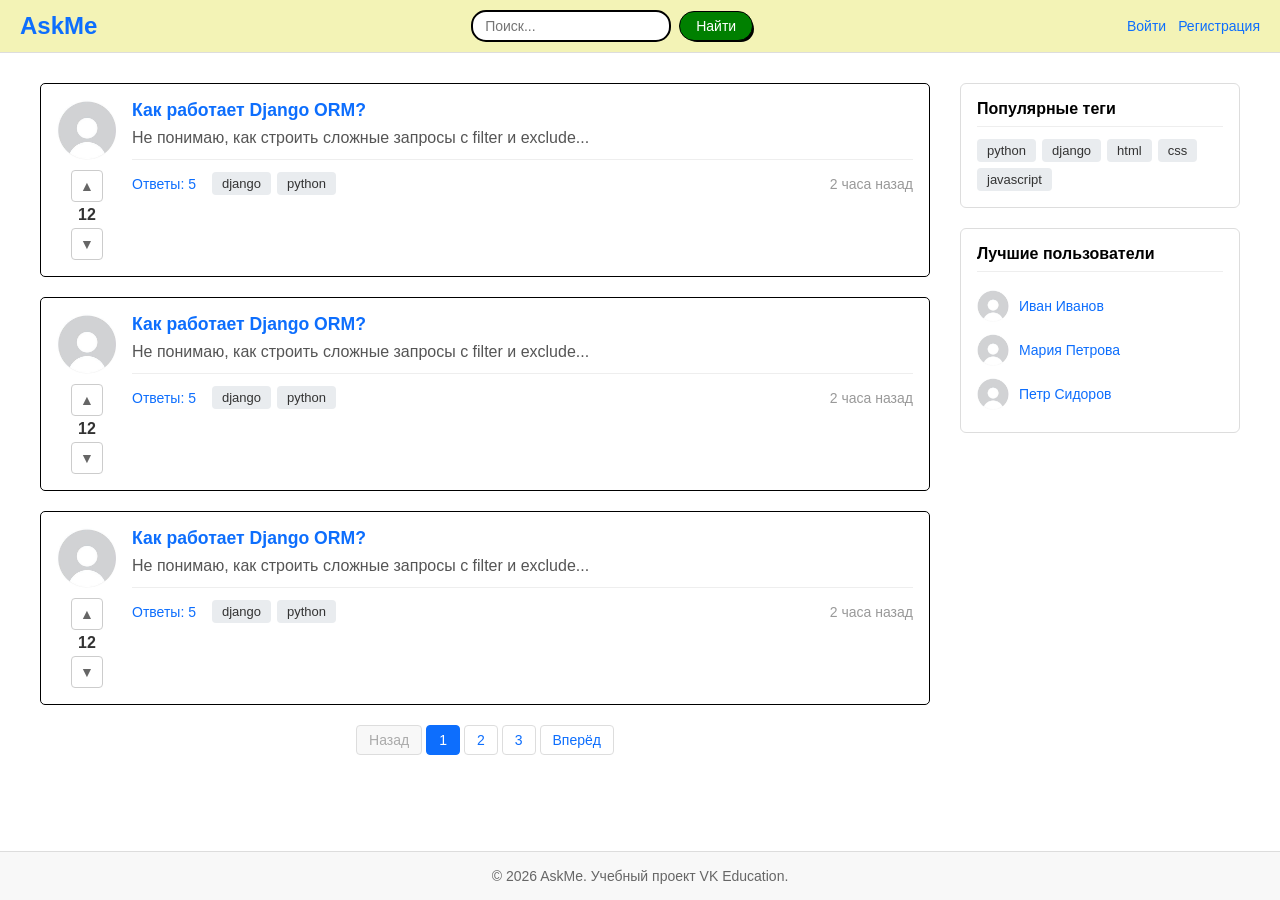
<file: public/index.html>
<!DOCTYPE html>
<html lang="ru">

<head>
    <meta charset="UTF-8">
    <title>AskMe - главная</title>
    <link rel="stylesheet" href="static/css/base.css">
    <link rel="stylesheet" href="static/css/index.css">
</head>

<body>
    <header class="header">

        <div class="logo">
            <a href="index.html">AskMe</a>
        </div>

        <div class="search">
            <form class="search-form">
                <input type="search" class="search-input" placeholder="Поиск...">
                <button type="submit">Найти</button>
            </form>
        </div>

        <div class="user-block">
            <a href="login.html">Войти</a>
            <a href="signup.html">Регистрация</a>
        </div>

    </header>

    <main class="main">
        <div class="container">
            <div class="row">

                <div class="content">

                    <div class="content-question">
                        <div class="content-question-side">
                            <img src="static/img/avatar.png" alt="avatar" class="content-question-avatar">
                            <div class="vote">
                                <button type="button" class="vote-btn vote-up">▲</button>
                                <span class="vote-count">12</span>
                                <button type="button" class="vote-btn vote-down">▼</button>
                            </div>
                        </div>
                        <div class="content-question-right">
                            <div class="content-question-body">
                                <a href="question.html" class="question-title">Как работает Django ORM?</a>
                                <p>Не понимаю, как строить сложные запросы с filter и exclude...</p>
                            </div>
                            <div class="content-question-footer">
                                <a href="question.html" class="answers-count">Ответы: 5</a>
                                <div class="question-tags">
                                    <a href="#" class="tag">django</a>
                                    <a href="#" class="tag">python</a>
                                </div>
                                <span class="question-time">2 часа назад</span>
                            </div>
                        </div>
                    </div>
                    <div class="content-question">
                        <div class="content-question-side">
                            <img src="static/img/avatar.png" alt="avatar" class="content-question-avatar">
                            <div class="vote">
                                <button type="button" class="vote-btn vote-up">▲</button>
                                <span class="vote-count">12</span>
                                <button type="button" class="vote-btn vote-down">▼</button>
                            </div>
                        </div>
                        <div class="content-question-right">
                            <div class="content-question-body">
                                <a href="question.html" class="question-title">Как работает Django ORM?</a>
                                <p>Не понимаю, как строить сложные запросы с filter и exclude...</p>
                            </div>
                            <div class="content-question-footer">
                                <a href="question.html" class="answers-count">Ответы: 5</a>
                                <div class="question-tags">
                                    <a href="#" class="tag">django</a>
                                    <a href="#" class="tag">python</a>
                                </div>
                                <span class="question-time">2 часа назад</span>
                            </div>
                        </div>
                    </div>

                    <div class="content-question">
                        <div class="content-question-side">
                            <img src="static/img/avatar.png" alt="avatar" class="content-question-avatar">
                            <div class="vote">
                                <button type="button" class="vote-btn vote-up">▲</button>
                                <span class="vote-count">12</span>
                                <button type="button" class="vote-btn vote-down">▼</button>
                            </div>
                        </div>
                        <div class="content-question-right">
                            <div class="content-question-body">
                                <a href="question.html" class="question-title">Как работает Django ORM?</a>
                                <p>Не понимаю, как строить сложные запросы с filter и exclude...</p>
                            </div>
                            <div class="content-question-footer">
                                <a href="question.html" class="answers-count">Ответы: 5</a>
                                <div class="question-tags">
                                    <a href="#" class="tag">django</a>
                                    <a href="#" class="tag">python</a>
                                </div>
                                <span class="question-time">2 часа назад</span>
                            </div>
                        </div>
                    </div>

                    <nav class="pagination">
                        <a href="#" class="page-link disabled">Назад</a>
                        <a href="#" class="page-link active">1</a>
                        <a href="#" class="page-link">2</a>
                        <a href="#" class="page-link">3</a>
                        <a href="#" class="page-link">Вперёд</a>
                    </nav>

                </div>

                <aside class="sidebar">

                    <div class="widget">
                        <h2 class="widget-title">Популярные теги</h2>
                        <div class="tags">
                            <a href="#" class="tag">python</a>
                            <a href="#" class="tag">django</a>
                            <a href="#" class="tag">html</a>
                            <a href="#" class="tag">css</a>
                            <a href="#" class="tag">javascript</a>
                        </div>
                    </div>

                    <div class="widget">
                        <h2 class="widget-title">Лучшие пользователи</h2>
                        <ul class="members">
                            <li class="member">
                                <img src="static/img/avatar.png" alt="avatar" class="member-avatar">
                                <a href="profile.html">Иван Иванов</a>
                            </li>
                            <li class="member">
                                <img src="static/img/avatar.png" alt="avatar" class="member-avatar">
                                <a href="profile.html">Мария Петрова</a>
                            </li>
                            <li class="member">
                                <img src="static/img/avatar.png" alt="avatar" class="member-avatar">
                                <a href="profile.html">Петр Сидоров</a>
                            </li>
                        </ul>
                    </div>

                </aside>

            </div>
        </div>
    </main>

    <footer class="footer">
        <div class="container">
            <p>© 2026 AskMe. Учебный проект VK Education.</p>
        </div>
    </footer>

</body>

</html>
</file>
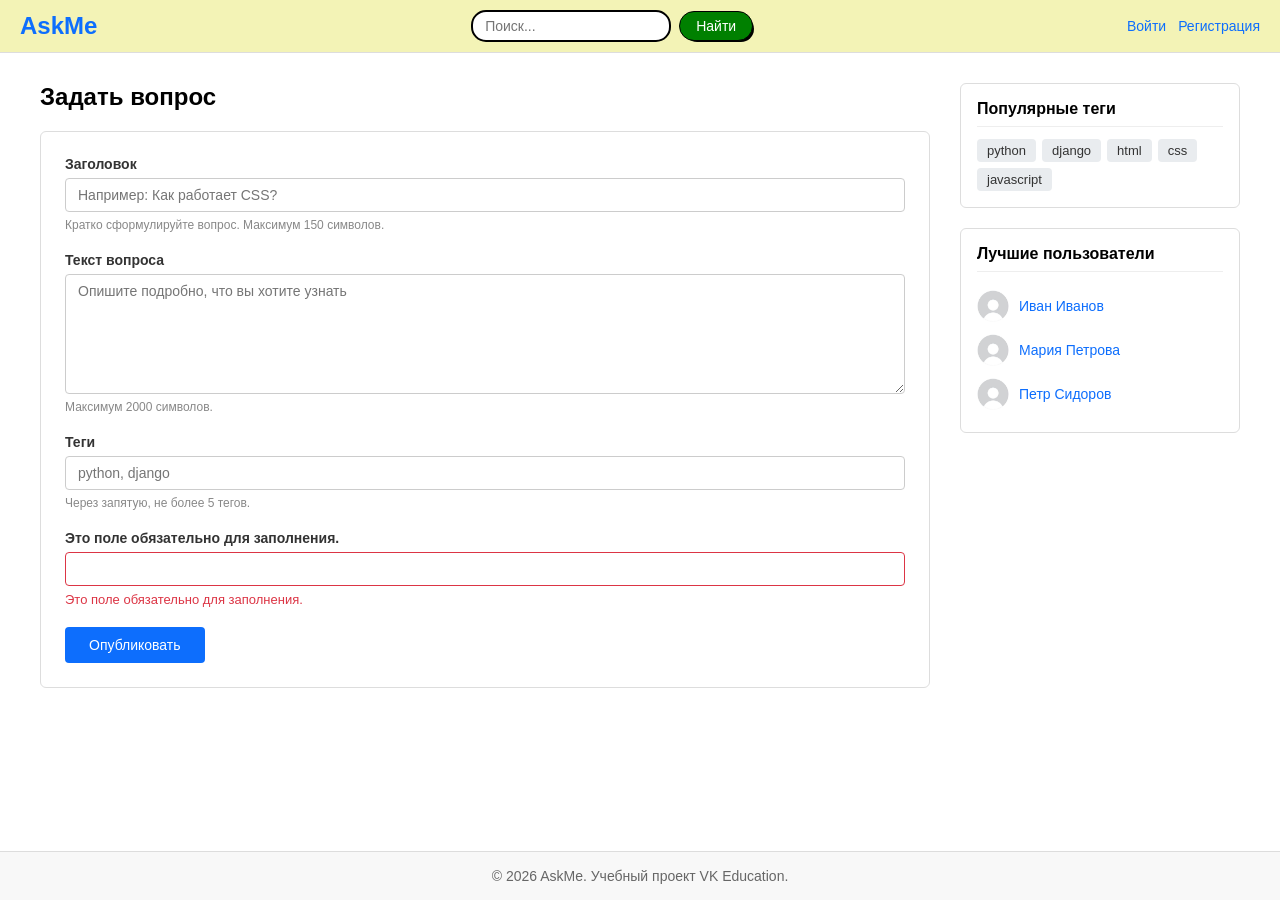
<file: public/ask.html>
<!DOCTYPE html>
<html lang="ru">

<head>
    <meta charset="UTF-8">
    <title>AskMe</title>
    <link rel="stylesheet" href="static/css/base.css">
    <link rel="stylesheet" href="static/css/ask.css">
</head>

<body>

    <header class="header">

        <div class="logo">
            <a href="index.html">AskMe</a>
        </div>

        <div class="search">
            <form class="search-form">
                <input type="search" class="search-input" placeholder="Поиск...">
                <button type="submit">Найти</button>
            </form>
        </div>


        <div class="user-block">
            <a href="login.html">Войти</a>
            <a href="signup.html">Регистрация</a>
        </div>

        <!--
        <div class="user-block">
            <a href="ask.html" class="btn-ask">Задать вопрос</a>
            <img src="static/img/avatar.png" alt="avatar" class="profile-avatar">
            <a href="profile.html">settings</a>
            <a href="index.html">log out</a>
        </div>
        -->

    </header>

    <main class="main">
        <div class="container">
            <div class="row">

                <div class="content">
                    <h2 class="page-title">Задать вопрос</h2>

                    <form class="content-ask-form">
                        <div class="form-group">
                            <label for="title">Заголовок</label>
                            <input
                                type="text"
                                id="title"
                                class="title-input"
                                placeholder="Например: Как работает CSS?"
                                maxlength="150">
                            <div class="form-text">Кратко сформулируйте вопрос. Максимум 150 символов.</div>
                        </div>

                        <div class="form-group">
                            <label for="text">Текст вопроса</label>
                            <textarea
                                id="text"
                                class="text-input"
                                rows="6"
                                placeholder="Опишите подробно, что вы хотите узнать"
                                maxlength="2000"></textarea>
                            <div class="form-text">Максимум 2000 символов.</div>
                        </div>

                        <div class="form-group">
                            <label for="tags">Теги</label>
                            <input
                                type="text"
                                id="tags"
                                class="tags-input"
                                placeholder="python, django"
                                maxlength="100">
                            <div class="form-text">Через запятую, не более 5 тегов.</div>
                        </div>

                        <div class="form-group has-error">
                            <label for="title-err">Это поле обязательно для заполнения.</label>
                            <input type="text" id="title-err" class="title-input" value="">
                            <div class="field-error">Это поле обязательно для заполнения.</div>
                        </div>

                        <button type="submit" class="btn-submit">Опубликовать</button>

                    </form>
                </div>

                <aside class="sidebar">

                    <div class="widget">
                        <h2 class="widget-title">Популярные теги</h2>
                        <div class="tags">
                            <a href="#" class="tag">python</a>
                            <a href="#" class="tag">django</a>
                            <a href="#" class="tag">html</a>
                            <a href="#" class="tag">css</a>
                            <a href="#" class="tag">javascript</a>
                        </div>
                    </div>

                    <div class="widget">
                        <h2 class="widget-title">Лучшие пользователи</h2>
                        <ul class="members">
                            <li class="member">
                                <img src="static/img/avatar.png" alt="avatar" class="member-avatar">
                                <a href="profile.html">Иван Иванов</a>
                            </li>
                            <li class="member">
                                <img src="static/img/avatar.png" alt="avatar" class="member-avatar">
                                <a href="profile.html">Мария Петрова</a>
                            </li>
                            <li class="member">
                                <img src="static/img/avatar.png" alt="avatar" class="member-avatar">
                                <a href="profile.html">Петр Сидоров</a>
                            </li>
                        </ul>
                    </div>

                </aside>

            </div>
        </div>
    </main>

    <footer class="footer">
        <div class="container">
            <p>© 2026 AskMe. Учебный проект VK Education.</p>
        </div>
    </footer>

</body>

</html>
</file>
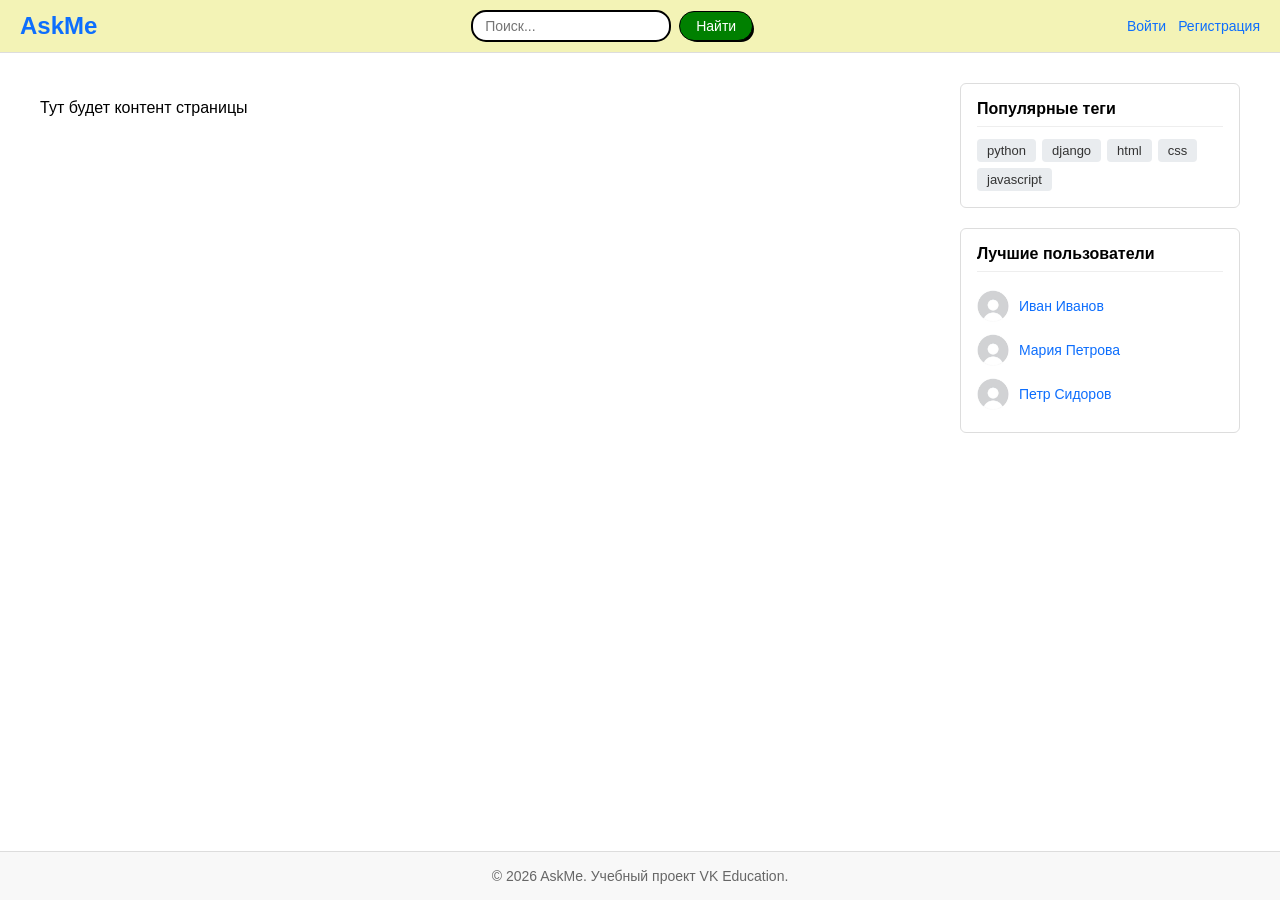
<file: public/base.html>
<!DOCTYPE html>
<html lang="ru">

<head>
    <meta charset="UTF-8">
    <title>AskMe</title>
    <link rel="stylesheet" href="static/css/base.css">
</head>

<body>

    <header class="header">

        <div class="logo">
            <a href="index.html">AskMe</a>
        </div>

        <div class="search">
            <form class="search-form">
                <input type="search" class="search-input" placeholder="Поиск...">
                <button type="submit">Найти</button>
            </form>
        </div>


        <div class="user-block">
            <a href="login.html">Войти</a>
            <a href="signup.html">Регистрация</a>
        </div>

        <!--
        <div class="user-block">
            <a href="ask.html" class="btn-ask">Задать вопрос</a>
            <img src="static/img/avatar.png" alt="avatar" class="profile-avatar">
            <a href="profile.html">settings</a>
            <a href="index.html">log out</a>
        </div>
        -->

    </header>

    <main class="main">
        <div class="container">
            <div class="row">

                <div class="content">
                    <p>Тут будет контент страницы</p>
                </div>

                <aside class="sidebar">

                    <div class="widget">
                        <h2 class="widget-title">Популярные теги</h2>
                        <div class="tags">
                            <a href="#" class="tag">python</a>
                            <a href="#" class="tag">django</a>
                            <a href="#" class="tag">html</a>
                            <a href="#" class="tag">css</a>
                            <a href="#" class="tag">javascript</a>
                        </div>
                    </div>

                    <div class="widget">
                        <h2 class="widget-title">Лучшие пользователи</h2>
                        <ul class="members">
                            <li class="member">
                                <img src="static/img/avatar.png" alt="avatar" class="member-avatar">
                                <a href="profile.html">Иван Иванов</a>
                            </li>
                            <li class="member">
                                <img src="static/img/avatar.png" alt="avatar" class="member-avatar">
                                <a href="profile.html">Мария Петрова</a>
                            </li>
                            <li class="member">
                                <img src="static/img/avatar.png" alt="avatar" class="member-avatar">
                                <a href="profile.html">Петр Сидоров</a>
                            </li>
                        </ul>
                    </div>

                </aside>

            </div>
        </div>
    </main>

    <footer class="footer">
        <div class="container">
            <p>© 2026 AskMe. Учебный проект VK Education.</p>
        </div>
    </footer>

</body>

</html>
</file>
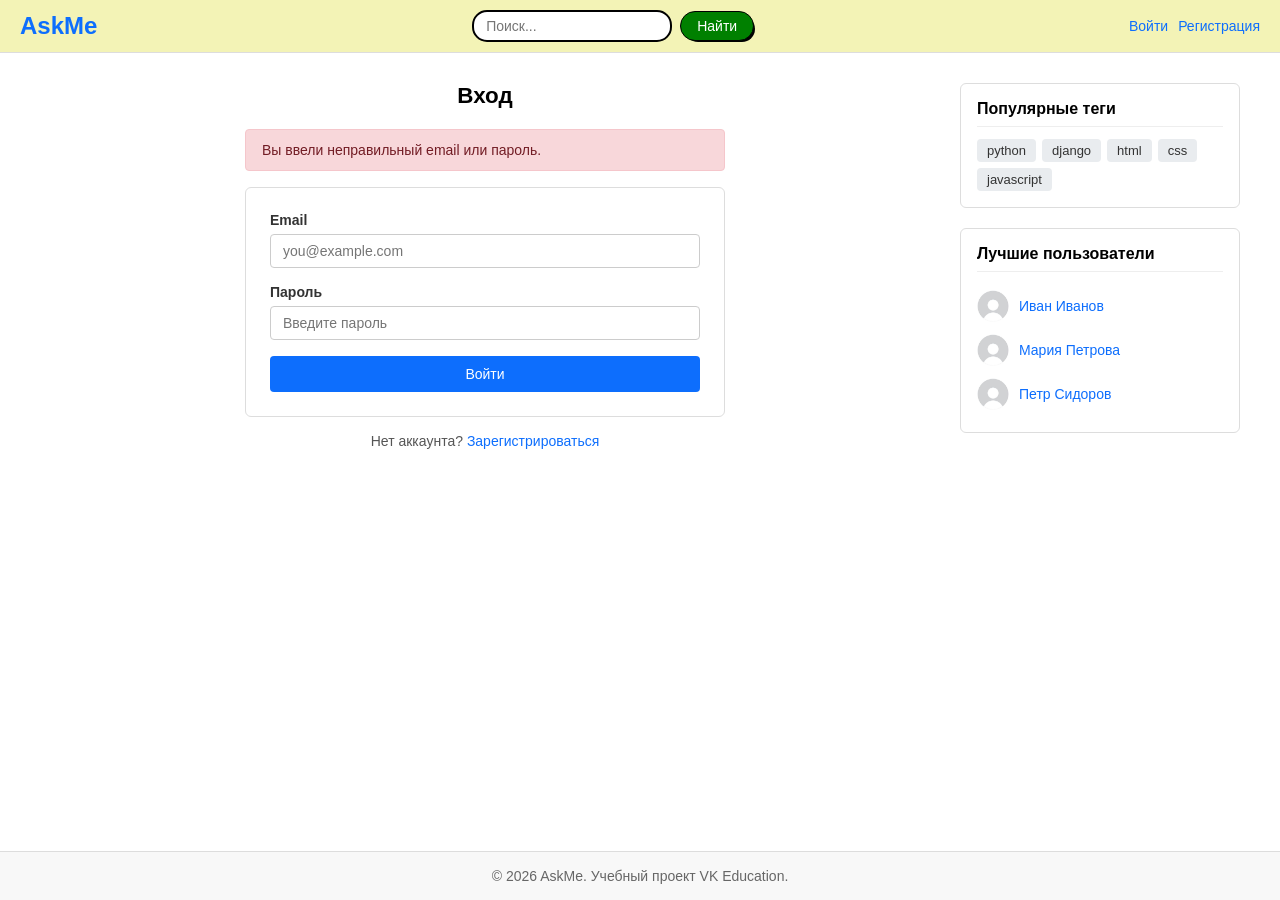
<file: public/login.html>
<!DOCTYPE html>
<html lang="ru">

<head>
    <meta charset="UTF-8">
    <meta name="viewport" content="width=device-width, initial-scale=1.0">
    <title>AskMe - вход</title>
    <link rel="stylesheet" href="static/css/base.css">
    <link rel="stylesheet" href="static/css/forms.css">
</head>

<body>

    <header class="header">

        <div class="logo">
            <a href="index.html">AskMe</a>
        </div>

        <div class="search">
            <form class="search-form">
                <input type="search" class="search-input" placeholder="Поиск...">
                <button type="submit">Найти</button>
            </form>
        </div>

        <div class="user-block">
            <a href="login.html">Войти</a>
            <a href="signup.html">Регистрация</a>
        </div>

    </header>

    <main class="main">
        <div class="container">
            <div class="row">

                <div class="content">
                    <div class="form-wrapper">

                        <h1 class="form-title">Вход</h1>

                        <div class="form-alert">
                            Вы ввели неправильный email или пароль.
                        </div>

                        <form class="form-card">

                            <div class="form-group">
                                <label for="login-email">Email</label>
                                <input type="email" id="login-email" class="form-input"
                                       placeholder="you@example.com">
                            </div>

                            <div class="form-group">
                                <label for="login-password">Пароль</label>
                                <input type="password" id="login-password" class="form-input"
                                       placeholder="Введите пароль">
                            </div>

                            <button type="submit" class="btn-submit">Войти</button>

                        </form>

                        <p class="form-footer-link">
                            Нет аккаунта? <a href="signup.html">Зарегистрироваться</a>
                        </p>

                    </div>
                </div>

                <aside class="sidebar">

                    <div class="widget">
                        <h2 class="widget-title">Популярные теги</h2>
                        <div class="tags">
                            <a href="#" class="tag">python</a>
                            <a href="#" class="tag">django</a>
                            <a href="#" class="tag">html</a>
                            <a href="#" class="tag">css</a>
                            <a href="#" class="tag">javascript</a>
                        </div>
                    </div>

                    <div class="widget">
                        <h2 class="widget-title">Лучшие пользователи</h2>
                        <ul class="members">
                            <li class="member">
                                <img src="static/img/avatar.png" alt="avatar" class="member-avatar">
                                <a href="profile.html">Иван Иванов</a>
                            </li>
                            <li class="member">
                                <img src="static/img/avatar.png" alt="avatar" class="member-avatar">
                                <a href="profile.html">Мария Петрова</a>
                            </li>
                            <li class="member">
                                <img src="static/img/avatar.png" alt="avatar" class="member-avatar">
                                <a href="profile.html">Петр Сидоров</a>
                            </li>
                        </ul>
                    </div>

                </aside>

            </div>
        </div>
    </main>

    <footer class="footer">
        <div class="container">
            <p>© 2026 AskMe. Учебный проект VK Education.</p>
        </div>
    </footer>

</body>

</html>
</file>
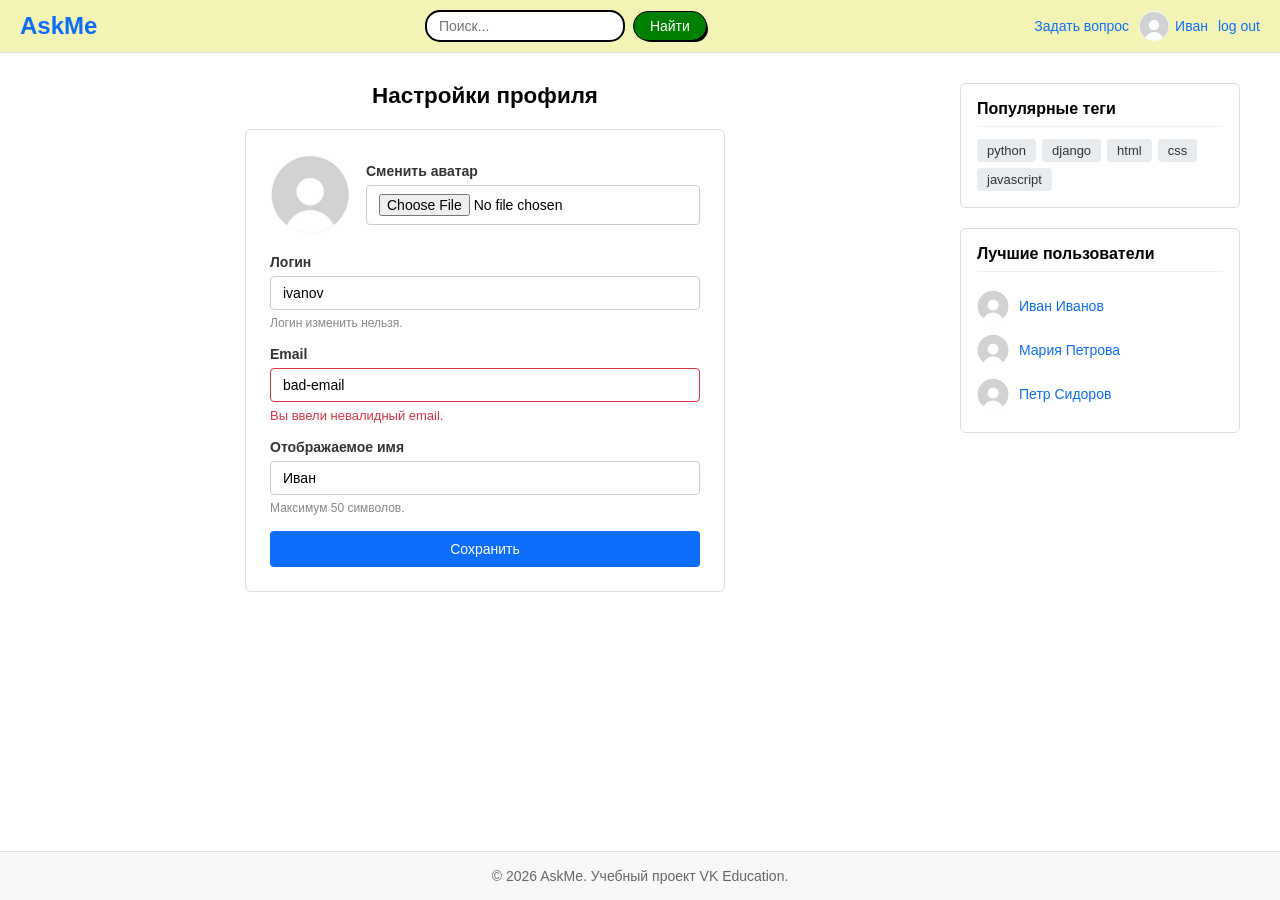
<file: public/profile.html>
<!DOCTYPE html>
<html lang="ru">

<head>
    <meta charset="UTF-8">
    <meta name="viewport" content="width=device-width, initial-scale=1.0">
    <title>AskMe — профиль</title>
    <link rel="stylesheet" href="static/css/base.css">
    <link rel="stylesheet" href="static/css/forms.css">
</head>

<body>

    <header class="header">

        <div class="logo">
            <a href="index.html">AskMe</a>
        </div>

        <div class="search">
            <form class="search-form">
                <input type="search" class="search-input" placeholder="Поиск...">
                <button type="submit">Найти</button>
            </form>
        </div>

        <div class="user-block">
            <a href="ask.html" class="btn-ask">Задать вопрос</a>
            <a href="profile.html" class="user-profile-link">
                <img src="static/img/avatar.png" alt="avatar" class="profile-avatar">
                <span>Иван</span>
            </a>
            <a href="index.html">log out</a>
        </div>

    </header>

    <main class="main">
        <div class="container">
            <div class="row">

                <div class="content">
                    <div class="form-wrapper">

                        <h1 class="form-title">Настройки профиля</h1>

                        <form class="form-card">

                            <div class="avatar-block">
                                <img src="static/img/avatar.png" alt="avatar" class="avatar-preview">
                                <div class="form-group" style="flex: 1; margin: 0;">
                                    <label for="profile-avatar">Сменить аватар</label>
                                    <input type="file" id="profile-avatar" class="form-input" accept="image/*">
                                </div>
                            </div>

                            <div class="form-group">
                                <label for="profile-login">Логин</label>
                                <input type="text" id="profile-login" class="form-input"
                                       value="ivanov" readonly>
                                <div class="form-text">Логин изменить нельзя.</div>
                            </div>

                            <div class="form-group has-error">
                                <label for="profile-email">Email</label>
                                <input type="email" id="profile-email" class="form-input"
                                       value="bad-email">
                                <div class="field-error">Вы ввели невалидный email.</div>
                            </div>

                            <div class="form-group">
                                <label for="profile-nick">Отображаемое имя</label>
                                <input type="text" id="profile-nick" class="form-input"
                                       value="Иван">
                                <div class="form-text">Максимум 50 символов.</div>
                            </div>

                            <button type="submit" class="btn-submit">Сохранить</button>

                        </form>

                    </div>
                </div>

                <aside class="sidebar">

                    <div class="widget">
                        <h2 class="widget-title">Популярные теги</h2>
                        <div class="tags">
                            <a href="#" class="tag">python</a>
                            <a href="#" class="tag">django</a>
                            <a href="#" class="tag">html</a>
                            <a href="#" class="tag">css</a>
                            <a href="#" class="tag">javascript</a>
                        </div>
                    </div>

                    <div class="widget">
                        <h2 class="widget-title">Лучшие пользователи</h2>
                        <ul class="members">
                            <li class="member">
                                <img src="static/img/avatar.png" alt="avatar" class="member-avatar">
                                <a href="profile.html">Иван Иванов</a>
                            </li>
                            <li class="member">
                                <img src="static/img/avatar.png" alt="avatar" class="member-avatar">
                                <a href="profile.html">Мария Петрова</a>
                            </li>
                            <li class="member">
                                <img src="static/img/avatar.png" alt="avatar" class="member-avatar">
                                <a href="profile.html">Петр Сидоров</a>
                            </li>
                        </ul>
                    </div>

                </aside>

            </div>
        </div>
    </main>

    <footer class="footer">
        <div class="container">
            <p>© 2026 AskMe. Учебный проект VK Education.</p>
        </div>
    </footer>

</body>

</html>
</file>
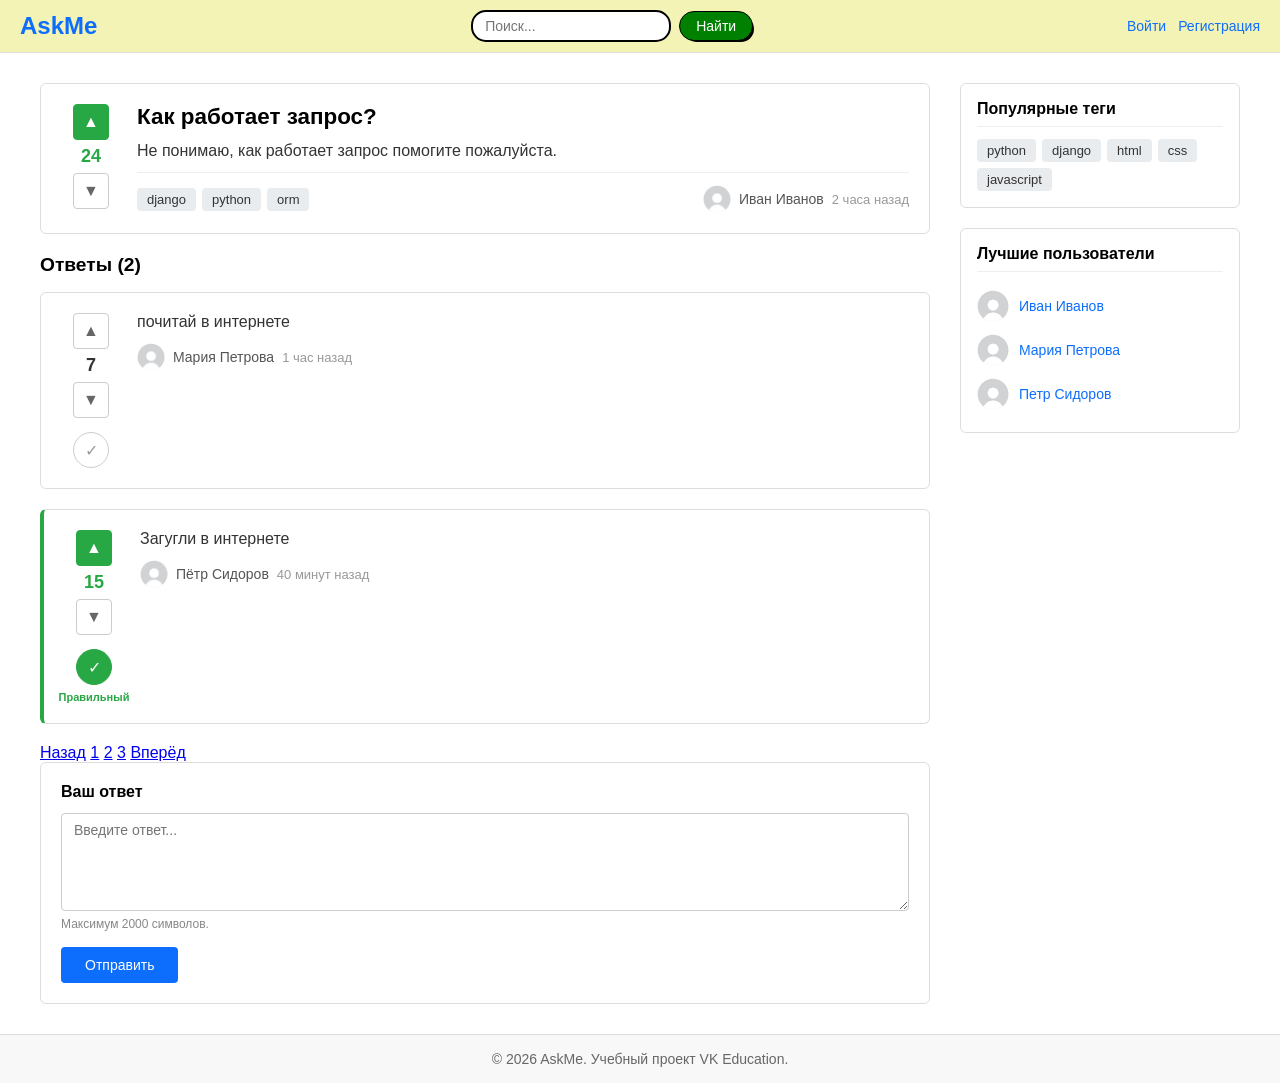
<file: public/question.html>
<!DOCTYPE html>
<html lang="ru">

<head>
    <meta charset="UTF-8">
    <meta name="viewport" content="width=device-width, initial-scale=1.0">
    <title>AskMe — вопрос</title>
    <link rel="stylesheet" href="static/css/base.css">
    <link rel="stylesheet" href="static/css/question.css">
</head>

<body>
    <header class="header">

        <div class="logo">
            <a href="index.html">AskMe</a>
        </div>

        <div class="search">
            <form class="search-form">
                <input type="search" class="search-input" placeholder="Поиск...">
                <button type="submit">Найти</button>
            </form>
        </div>

        <div class="user-block">
            <a href="login.html">Войти</a>
            <a href="signup.html">Регистрация</a>
        </div>

    </header>

    <main class="main">
        <div class="container">
            <div class="row">
                <div class="content">
                    <div class="question-card">

                        <div class="vote-col">
                            <button type="button" class="vote-btn vote-up active">▲</button>
                            <span class="vote-count vote-count-up">24</span>
                            <button type="button" class="vote-btn vote-down">▼</button>
                        </div>

                        <div class="question-main">
                            <h1 class="question-title">Как работает запрос?</h1>
                            <p class="question-text">
                                Не понимаю, как работает запрос помогите пожалуйста.
                            </p>

                            <div class="question-meta">
                                <div class="question-tags">
                                    <a href="#" class="tag">django</a>
                                    <a href="#" class="tag">python</a>
                                    <a href="#" class="tag">orm</a>
                                </div>
                                <div class="question-author">
                                    <img src="static/img/avatar.png" alt="avatar" class="author-avatar">
                                    <span>Иван Иванов</span>
                                    <span class="question-time">2 часа назад</span>
                                </div>
                            </div>
                        </div>

                    </div>

                    <h2 class="answers-title">Ответы (2)</h2>

                    <div class="answer-card">

                        <div class="vote-col">
                            <button type="button" class="vote-btn vote-up">▲</button>
                            <span class="vote-count">7</span>
                            <button type="button" class="vote-btn vote-down">▼</button>
                            <button type="button" class="correct-btn" title="Отметить как правильный">✓</button>
                        </div>

                        <div class="answer-main">
                            <p class="answer-text">
                                почитай в интернете
                            </p>
                            <div class="answer-meta">
                                <img src="static/img/avatar.png" alt="avatar" class="author-avatar">
                                <span>Мария Петрова</span>
                                <span class="question-time">1 час назад</span>
                            </div>
                        </div>

                    </div>

                    <div class="answer-card answer-correct">

                        <div class="vote-col">
                            <button type="button" class="vote-btn vote-up active">▲</button>
                            <span class="vote-count vote-count-up">15</span>
                            <button type="button" class="vote-btn vote-down">▼</button>
                            <button type="button" class="correct-btn active" title="Правильный ответ">✓</button>
                            <span class="correct-label">Правильный</span>
                        </div>

                        <div class="answer-main">
                            <p class="answer-text">
                                Загугли в интернете
                            </p>
                            <div class="answer-meta">
                                <img src="static/img/avatar.png" alt="avatar" class="author-avatar">
                                <span>Пётр Сидоров</span>
                                <span class="question-time">40 минут назад</span>
                            </div>
                        </div>

                    </div>

                    <nav class="pagination">
                        <a href="#" class="page-link disabled">Назад</a>
                        <a href="#" class="page-link active">1</a>
                        <a href="#" class="page-link">2</a>
                        <a href="#" class="page-link">3</a>
                        <a href="#" class="page-link">Вперёд</a>
                    </nav>

                    <div class="answer-form-card">
                        <h3 class="answer-form-title">Ваш ответ</h3>
                        <form>
                            <div class="form-group">
                                <textarea class="text-input" rows="5"
                                          placeholder="Введите ответ..." maxlength="2000"></textarea>
                                <div class="form-text">Максимум 2000 символов.</div>
                            </div>
                            <button type="submit" class="btn-submit">Отправить</button>
                        </form>
                    </div>

                </div>

                <aside class="sidebar">

                    <div class="widget">
                        <h2 class="widget-title">Популярные теги</h2>
                        <div class="tags">
                            <a href="#" class="tag">python</a>
                            <a href="#" class="tag">django</a>
                            <a href="#" class="tag">html</a>
                            <a href="#" class="tag">css</a>
                            <a href="#" class="tag">javascript</a>
                        </div>
                    </div>

                    <div class="widget">
                        <h2 class="widget-title">Лучшие пользователи</h2>
                        <ul class="members">
                            <li class="member">
                                <img src="static/img/avatar.png" alt="avatar" class="member-avatar">
                                <a href="profile.html">Иван Иванов</a>
                            </li>
                            <li class="member">
                                <img src="static/img/avatar.png" alt="avatar" class="member-avatar">
                                <a href="profile.html">Мария Петрова</a>
                            </li>
                            <li class="member">
                                <img src="static/img/avatar.png" alt="avatar" class="member-avatar">
                                <a href="profile.html">Петр Сидоров</a>
                            </li>
                        </ul>
                    </div>

                </aside>

            </div>
        </div>
    </main>

    <footer class="footer">
        <div class="container">
            <p>© 2026 AskMe. Учебный проект VK Education.</p>
        </div>
    </footer>

</body>

</html>
</file>
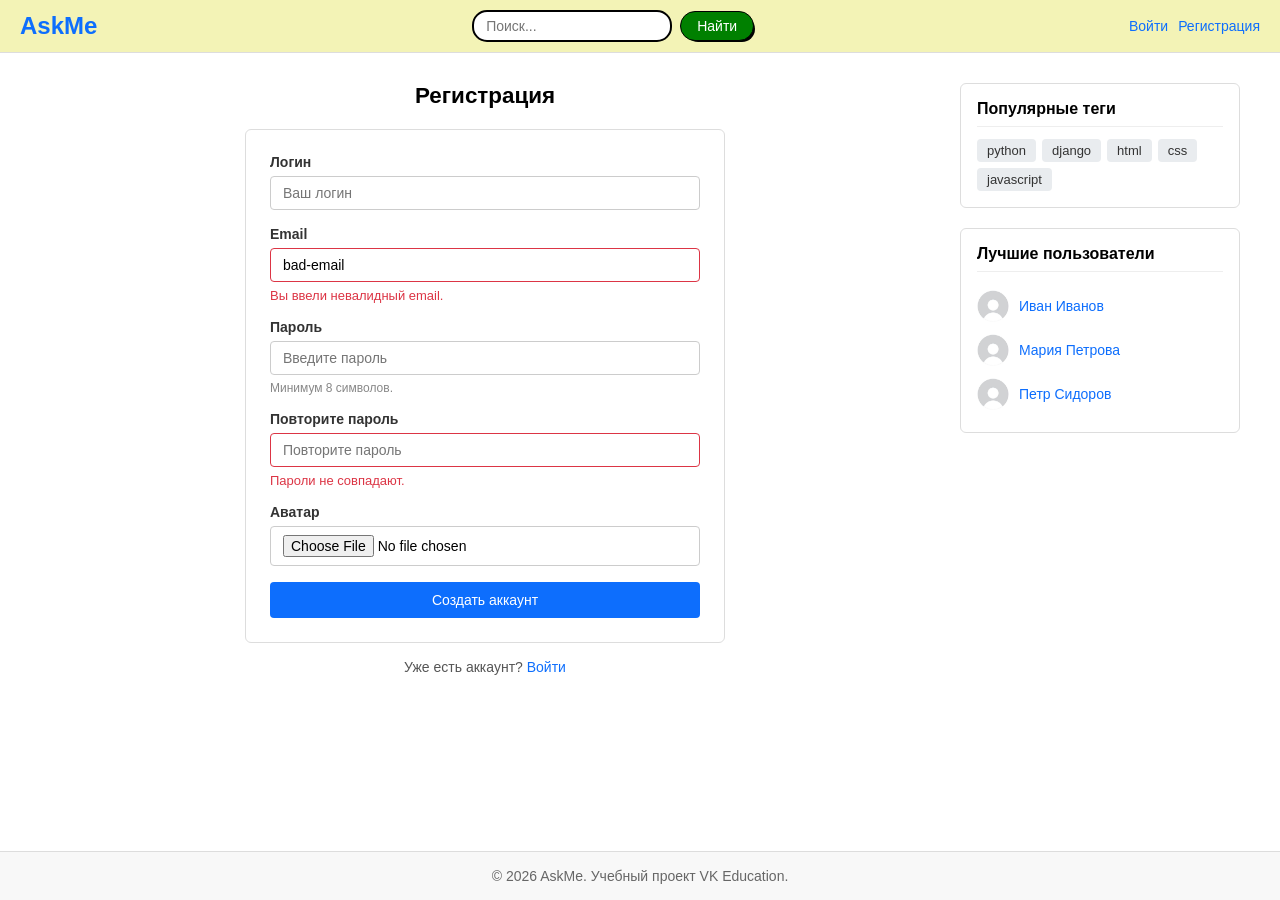
<file: public/signup.html>
<!DOCTYPE html>
<html lang="ru">

<head>
    <meta charset="UTF-8">
    <meta name="viewport" content="width=device-width, initial-scale=1.0">
    <title>AskMe — регистрация</title>
    <link rel="stylesheet" href="static/css/base.css">
    <link rel="stylesheet" href="static/css/forms.css">
</head>

<body>

    <header class="header">

        <div class="logo">
            <a href="index.html">AskMe</a>
        </div>

        <div class="search">
            <form class="search-form">
                <input type="search" class="search-input" placeholder="Поиск...">
                <button type="submit">Найти</button>
            </form>
        </div>

        <div class="user-block">
            <a href="login.html">Войти</a>
            <a href="signup.html">Регистрация</a>
        </div>

    </header>

    <main class="main">
        <div class="container">
            <div class="row">

                <div class="content">
                    <div class="form-wrapper">

                        <h1 class="form-title">Регистрация</h1>

                        <form class="form-card">

                            <div class="form-group">
                                <label for="signup-login">Логин</label>
                                <input type="text" id="signup-login" class="form-input"
                                       placeholder="Ваш логин">
                            </div>

                            <div class="form-group has-error">
                                <label for="signup-email">Email</label>
                                <input type="email" id="signup-email" class="form-input"
                                       placeholder="you@example.com" value="bad-email">
                                <div class="field-error">Вы ввели невалидный email.</div>
                            </div>

                            <div class="form-group">
                                <label for="signup-password">Пароль</label>
                                <input type="password" id="signup-password" class="form-input"
                                       placeholder="Введите пароль">
                                <div class="form-text">Минимум 8 символов.</div>
                            </div>

                            <div class="form-group has-error">
                                <label for="signup-password2">Повторите пароль</label>
                                <input type="password" id="signup-password2" class="form-input"
                                       placeholder="Повторите пароль">
                                <div class="field-error">Пароли не совпадают.</div>
                            </div>

                            <div class="form-group">
                                <label for="signup-avatar">Аватар</label>
                                <input type="file" id="signup-avatar" class="form-input"
                                       accept="image/*">
                            </div>

                            <button type="submit" class="btn-submit">Создать аккаунт</button>

                        </form>

                        <p class="form-footer-link">
                            Уже есть аккаунт? <a href="login.html">Войти</a>
                        </p>

                    </div>
                </div>

                <aside class="sidebar">

                    <div class="widget">
                        <h2 class="widget-title">Популярные теги</h2>
                        <div class="tags">
                            <a href="#" class="tag">python</a>
                            <a href="#" class="tag">django</a>
                            <a href="#" class="tag">html</a>
                            <a href="#" class="tag">css</a>
                            <a href="#" class="tag">javascript</a>
                        </div>
                    </div>

                    <div class="widget">
                        <h2 class="widget-title">Лучшие пользователи</h2>
                        <ul class="members">
                            <li class="member">
                                <img src="static/img/avatar.png" alt="avatar" class="member-avatar">
                                <a href="profile.html">Иван Иванов</a>
                            </li>
                            <li class="member">
                                <img src="static/img/avatar.png" alt="avatar" class="member-avatar">
                                <a href="profile.html">Мария Петрова</a>
                            </li>
                            <li class="member">
                                <img src="static/img/avatar.png" alt="avatar" class="member-avatar">
                                <a href="profile.html">Петр Сидоров</a>
                            </li>
                        </ul>
                    </div>

                </aside>

            </div>
        </div>
    </main>

    <footer class="footer">
        <div class="container">
            <p>© 2026 AskMe. Учебный проект VK Education.</p>
        </div>
    </footer>

</body>

</html>
</file>
<file: public/static/css/base.css>
body {
    margin: 0;
    font-family: Arial, Helvetica, sans-serif;
    display: flex;
    flex-direction: column;
    min-height: 100vh;
}

.header {
    display: flex;
    align-items: center;
    justify-content: space-between;
    padding: 10px 20px;
    border-bottom: 1px solid #ddd;
    background: rgb(243, 243, 182);
}

.logo a {
    font-size: 1.5rem;
    font-weight: bold;
    text-decoration: none;
    color: #0d6efd;
}

.search-form {
    display: flex;
    gap: 8px;
    align-items: center;
}

.search-input {
    width: 200px;
    padding: 6px 12px;
    border: 2px solid black;
    border-radius: 15px;
    outline: none;
    font-size: 14px;
}

.search-input:focus {
    border-color: blue;
}

.search button {
    padding: 6px 16px;
    border: 1px solid black;
    background: green;
    color: white;
    border-radius: 15px;
    cursor: pointer;
    font-size: 14px;
    box-shadow: 3px 3px 0 -2px #000;
}

.search button:hover {
    background: #019a01;
    box-shadow: 4px 4px 0 -2px #000;
}

.user-block {
    display: flex;
    gap: 12px;
    align-items: center;
}

.user-block a {
    color: #0d6efd;
    text-decoration: none;
    font-size: 14px;
}

.container {
    max-width: 1200px;
    margin: 0 auto;
    padding: 0 20px;
}

.row {
    display: flex;
    gap: 30px;
    padding: 30px 0;
}

.content {
    flex: 1;
    min-width: 0;
}

.main {
    flex: 1;
}

.sidebar {
    width: 280px;
    flex-shrink: 0;
}

.widget {
    border: 1px solid #ddd;
    border-radius: 6px;
    padding: 16px;
    margin-bottom: 20px;
    background: #fff;
}

.widget-title {
    font-size: 1rem;
    font-weight: bold;
    margin: 0 0 12px 0;
    padding-bottom: 8px;
    border-bottom: 1px solid #eee;
}

.tags {
    display: flex;
    flex-wrap: wrap;
    gap: 6px;
}

.tag {
    display: inline-block;
    padding: 4px 10px;
    background: #e9ecef;
    color: #333;
    text-decoration: none;
    border-radius: 4px;
    font-size: 13px;
}

.tag:hover {
    background: #0d6efd;
    color: #fff;
}

.members {
    list-style: none;
    margin: 0;
    padding: 0;
}

.member {
    display: flex;
    align-items: center;
    gap: 10px;
    padding: 6px 0;
}

.member-avatar {
    width: 32px;
    height: 32px;
    border-radius: 50%;
    object-fit: cover;
}

.member a {
    color: #0d6efd;
    text-decoration: none;
    font-size: 14px;
}

.member a:hover {
    text-decoration: underline;
}

.footer {
    border-top: 1px solid #ddd;
    background: #f8f8f8;
    padding: 16px 0;
    text-align: center;
    color: #666;
    font-size: 14px;
}

.footer p {
    margin: 0;
}
</file>
<file: public/static/css/index.css>
.content-question {
    display: flex;
    gap: 15px;
    padding: 16px;
    border: 1px solid #000;
    margin-bottom: 20px;
    border-radius: 5px;
    background: #fff;
}

.content-question-side {
    width: 60px;
    flex-shrink: 0;
    display: flex;
    flex-direction: column;
    align-items: center;
    gap: 10px;
}

.content-question-avatar {
    width: 60px;
    height: 60px;
    border-radius: 50%;
    object-fit: cover;
    display: block;
}

.content-question-right {
    flex: 1;
    min-width: 0;
    display: flex;
    flex-direction: column;
    gap: 12px;
}

.content-question-body {
    display: flex;
    flex-direction: column;
    gap: 8px;
}

.content-question-body p {
    margin: 0;
    color: #555;
}

.question-title {
    font-size: 1.1rem;
    font-weight: bold;
    color: #0d6efd;
    text-decoration: none;
}

.question-title:hover {
    text-decoration: underline;
}

.content-question-footer {
    display: flex;
    flex-wrap: wrap;
    align-items: center;
    gap: 16px;
    padding-top: 12px;
    border-top: 1px solid #eee;
    font-size: 14px;
}

.answers-count {
    color: #0d6efd;
    text-decoration: none;
}

.answers-count:hover {
    text-decoration: underline;
}

.question-tags {
    display: flex;
    gap: 6px;
    flex-wrap: wrap;
}

.question-time {
    margin-left: auto;
    color: #999;
}

.pagination {
    display: flex;
    gap: 4px;
    justify-content: center;
    margin: 20px 0;
}

.page-link {
    display: inline-block;
    padding: 6px 12px;
    border: 1px solid #ddd;
    border-radius: 4px;
    color: #0d6efd;
    text-decoration: none;
    font-size: 14px;
    background: #fff;
}

.page-link:hover {
    background: #f0f0f0;
}

.page-link.active {
    background: #0d6efd;
    color: #fff;
    border-color: #0d6efd;
}

.page-link.disabled {
    color: #aaa;
    pointer-events: none;
    background: #f8f8f8;
}

.vote {
    display: flex;
    flex-direction: column;
    align-items: center;
    gap: 4px;
}

.vote-btn {
    width: 32px;
    height: 32px;
    border: 1px solid #ccc;
    border-radius: 4px;
    background: #fff;
    color: #666;
    font-size: 14px;
    cursor: pointer;
    display: flex;
    align-items: center;
    justify-content: center;
    padding: 0;
}

.vote-btn:hover {
    background: #f0f0f0;
    border-color: #999;
}

.vote-count {
    font-size: 16px;
    font-weight: bold;
    color: #333;
    min-width: 24px;
    text-align: center;
}
</file>
<file: public/static/css/ask.css>
.page-title {
    font-size: 1.5rem;
    margin: 0 0 20px 0;
}

.content-ask-form {
    display: flex;
    flex-direction: column;
    gap: 20px;
    padding: 24px;
    border: 1px solid #ddd;
    border-radius: 6px;
    background: #fff;
}

.form-group {
    display: flex;
    flex-direction: column;
    gap: 6px;
}

.form-group label {
    font-weight: bold;
    font-size: 14px;
    color: #333;
}

.content-ask-form input[type="text"],
.content-ask-form textarea {
    width: 100%;
    padding: 8px 12px;
    border: 1px solid #ccc;
    border-radius: 4px;
    font-size: 14px;
    font-family: inherit;
    outline: none;
    box-sizing: border-box;
}

.content-ask-form input[type="text"]:focus,
.content-ask-form textarea:focus {
    border-color: #0d6efd;
}

.content-ask-form textarea {
    resize: vertical;
    min-height: 120px;
}

.form-text {
    font-size: 12px;
    color: #888;
}

.field-error {
    font-size: 13px;
    color: #dc3545;
}

.form-group.has-error input {
    border-color: #dc3545;
}

.btn-submit {
    align-self: flex-start;
    padding: 10px 24px;
    background: #0d6efd;
    color: #fff;
    border: none;
    border-radius: 4px;
    font-size: 14px;
    cursor: pointer;
}

.btn-submit:hover {
    background: #0b5ed7;
}
</file>
<file: public/static/css/forms.css>
.form-wrapper {
    max-width: 480px;
    margin: 0 auto;
}

.form-title {
    font-size: 1.4rem;
    margin: 0 0 20px 0;
    text-align: center;
}

.form-card {
    border: 1px solid #ddd;
    border-radius: 6px;
    padding: 24px;
    background: #fff;
    margin-bottom: 16px;
}

.form-group {
    display: flex;
    flex-direction: column;
    gap: 6px;
    margin-bottom: 16px;
}

.form-group label {
    font-weight: bold;
    font-size: 14px;
    color: #333;
}

/* поля ввода */
.form-input {
    width: 100%;
    padding: 8px 12px;
    border: 1px solid #ccc;
    border-radius: 4px;
    font-size: 14px;
    font-family: inherit;
    outline: none;
    box-sizing: border-box;
}

.form-input:focus {
    border-color: #0d6efd;
}

textarea.form-input {
    resize: vertical;
    min-height: 100px;
}

.form-text {
    font-size: 12px;
    color: #888;
}

.field-error {
    font-size: 13px;
    color: #dc3545;
}

.form-group.has-error .form-input {
    border-color: #dc3545;
}

.form-alert {
    padding: 12px 16px;
    background: #f8d7da;
    color: #721c24;
    border: 1px solid #f5c6cb;
    border-radius: 4px;
    margin-bottom: 16px;
    font-size: 14px;
}

.btn-submit {
    padding: 10px 24px;
    background: #0d6efd;
    color: #fff;
    border: none;
    border-radius: 4px;
    font-size: 14px;
    cursor: pointer;
    width: 100%;
}

.btn-submit:hover {
    background: #0b5ed7;
}

.form-footer-link {
    text-align: center;
    font-size: 14px;
    color: #555;
}

.form-footer-link a {
    color: #0d6efd;
    text-decoration: none;
}

.form-footer-link a:hover {
    text-decoration: underline;
}

.avatar-block {
    display: flex;
    align-items: center;
    gap: 16px;
    margin-bottom: 20px;
}

.avatar-preview {
    width: 80px;
    height: 80px;
    border-radius: 50%;
    object-fit: cover;
}

.user-profile-link {
    display: flex;
    align-items: center;
    gap: 6px;
    text-decoration: none;
    color: #333;
}

.user-block {
    display: flex;
    gap: 10px;
    align-items: center;
}

.profile-avatar {
    width: 30px;
    height: 30px;
    border-radius: 50%;
    object-fit: cover;
    display: block;
}
</file>
<file: public/static/css/question.css>
.question-card,
.answer-card {
    display: flex;
    gap: 16px;
    padding: 20px;
    border: 1px solid #ddd;
    border-radius: 6px;
    background: #fff;
    margin-bottom: 20px;
}

.answer-correct {
    border-left: 4px solid #28a745;
}

.vote-col {
    display: flex;
    flex-direction: column;
    align-items: center;
    gap: 6px;
    flex-shrink: 0;
    width: 60px;
}

.vote-btn {
    width: 36px;
    height: 36px;
    border: 1px solid #ccc;
    border-radius: 4px;
    background: #fff;
    color: #666;
    font-size: 16px;
    cursor: pointer;
}

.vote-btn:hover {
    background: #f0f0f0;
}

.vote-count {
    font-size: 18px;
    font-weight: bold;
    color: #333;
}

.vote-count-up {
    color: #28a745;
}

.vote-up.active {
    background: #28a745;
    border-color: #28a745;
    color: #fff;
}

.vote-down.active {
    background: #dc3545;
    border-color: #dc3545;
    color: #fff;
}

.question-main,
.answer-main {
    flex: 1;
    min-width: 0;
}

.question-title {
    font-size: 1.4rem;
    margin: 0 0 12px 0;
}

.question-text,
.answer-text {
    margin: 0 0 12px 0;
    color: #333;
}

.question-meta {
    display: flex;
    flex-wrap: wrap;
    justify-content: space-between;
    align-items: center;
    gap: 12px;
    padding-top: 12px;
    border-top: 1px solid #eee;
}

.question-tags {
    display: flex;
    gap: 6px;
    flex-wrap: wrap;
}

.question-author,
.answer-meta {
    display: flex;
    align-items: center;
    gap: 8px;
    font-size: 14px;
    color: #555;
}

.author-avatar {
    width: 28px;
    height: 28px;
    border-radius: 50%;
    object-fit: cover;
}

.question-time {
    color: #999;
    font-size: 13px;
}

.answers-title {
    font-size: 1.2rem;
    margin: 0 0 16px 0;
}

.correct-btn {
    width: 36px;
    height: 36px;
    border: 1px solid #ccc;
    border-radius: 50%;
    background: #fff;
    color: #999;
    font-size: 16px;
    cursor: pointer;
    margin-top: 8px;
}

.correct-btn:hover {
    background: #f0f0f0;
}

.correct-btn.active {
    background: #28a745;
    border-color: #28a745;
    color: #fff;
}

.correct-label {
    font-size: 11px;
    color: #28a745;
    font-weight: bold;
    text-align: center;
}

.answer-code {
    background: #f4f4f4;
    padding: 12px;
    border-radius: 4px;
    overflow-x: auto;
    font-size: 13px;
    margin: 0 0 12px 0;
}

.answer-text code {
    background: #f4f4f4;
    padding: 2px 6px;
    border-radius: 3px;
    font-size: 13px;
}

.answer-form-card {
    border: 1px solid #ddd;
    border-radius: 6px;
    padding: 20px;
    background: #fff;
}

.answer-form-title {
    font-size: 1rem;
    margin: 0 0 12px 0;
}

.form-group {
    display: flex;
    flex-direction: column;
    gap: 6px;
    margin-bottom: 16px;
}

.text-input {
    width: 100%;
    padding: 8px 12px;
    border: 1px solid #ccc;
    border-radius: 4px;
    font-size: 14px;
    font-family: inherit;
    outline: none;
    box-sizing: border-box;
    resize: vertical;
}

.text-input:focus {
    border-color: #0d6efd;
}

.form-text {
    font-size: 12px;
    color: #888;
}

.btn-submit {
    padding: 10px 24px;
    background: #0d6efd;
    color: #fff;
    border: none;
    border-radius: 4px;
    font-size: 14px;
    cursor: pointer;
}

.btn-submit:hover {
    background: #0b5ed7;
}
</file>
